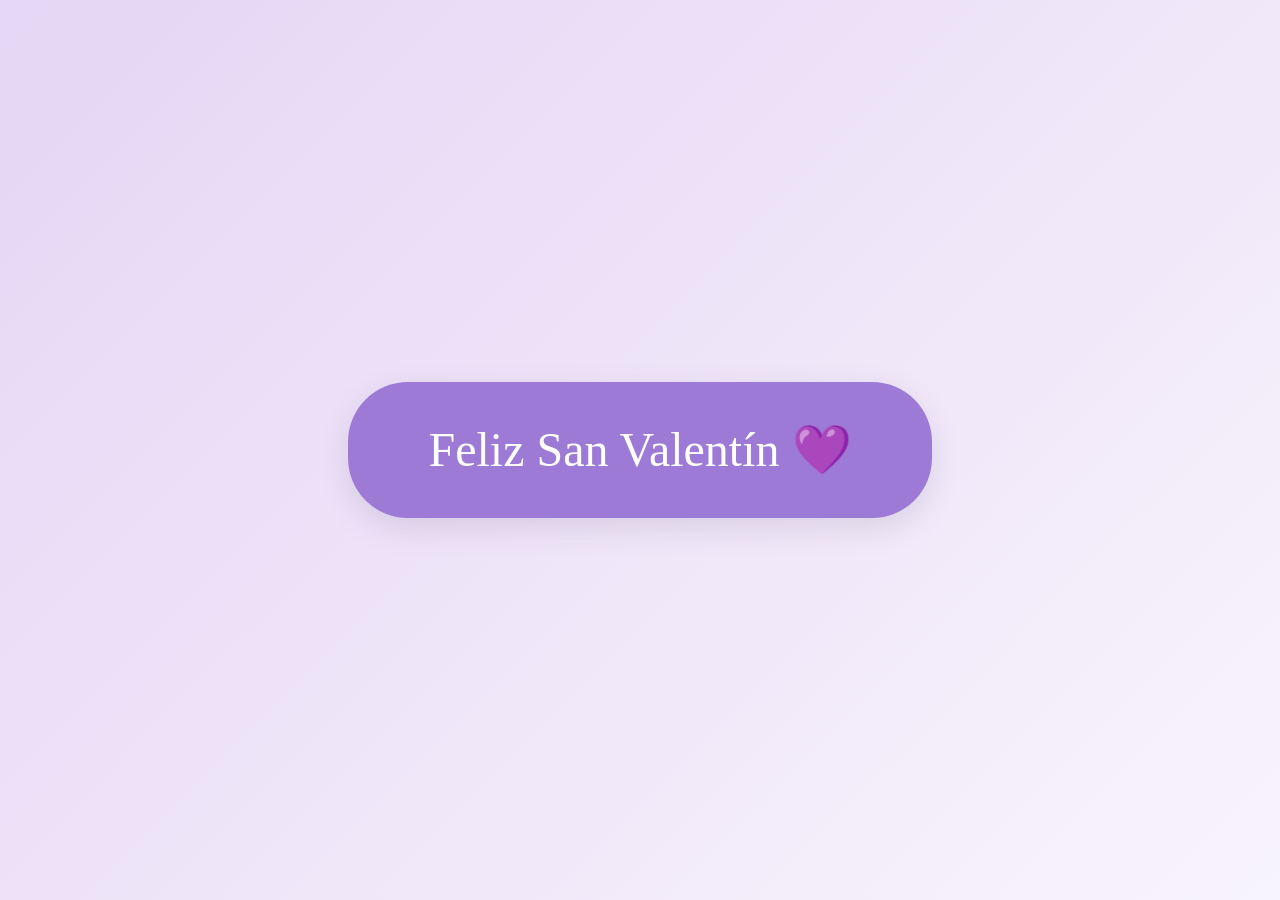
<file: index.html>
<!DOCTYPE html>
<html lang="es">
<head>
    <meta charset="UTF-8">
    <meta name="viewport" content="width=device-width, initial-scale=1.0">
    <title>Feliz San Valentín 💜</title>
    <link rel="stylesheet" href="style.css">
</head>
<body class="landing-body">

    <canvas id="flowerCanvas"></canvas>

    <div class="landing-container">
        <button class="landing-btn" onclick="entrar()">
            Feliz San Valentín 💜
        </button>
    </div>

    <script>
        function entrar() {
            window.location.href = "principal.html";
        }
    </script>

</body>
</html>
</file>
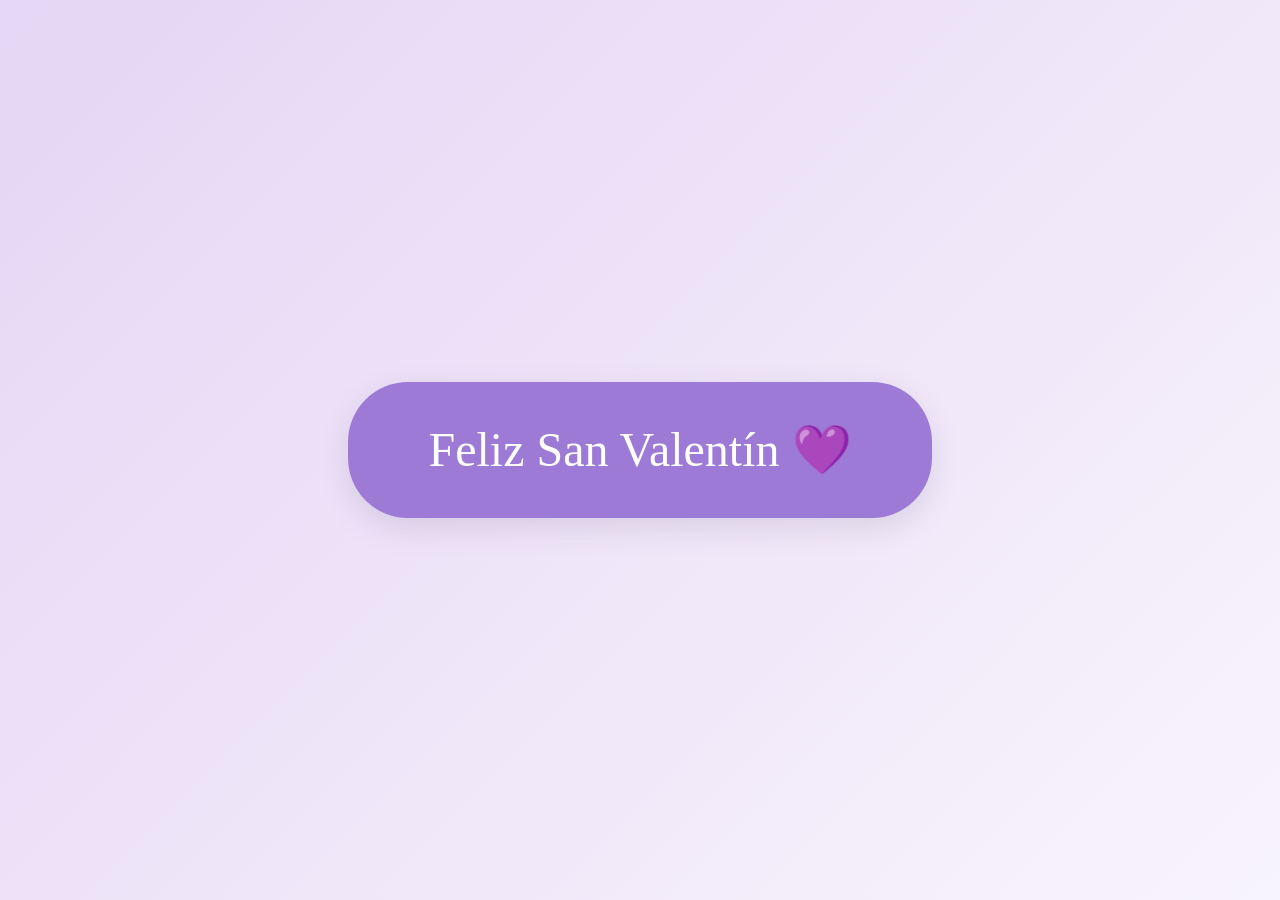
<file: inicio.html>
<!DOCTYPE html>
<html lang="es">
<head>
    <meta charset="UTF-8">
    <meta name="viewport" content="width=device-width, initial-scale=1.0">
    <title>Feliz San Valentín 💜</title>
    <link rel="stylesheet" href="style.css">
</head>
<body class="landing-body">

    <canvas id="flowerCanvas"></canvas>

    <div class="landing-container">
        <button class="landing-btn" onclick="entrar()">
            Feliz San Valentín 💜
        </button>
    </div>

    <script>
        function entrar() {
            window.location.href = "principal.html";
        }
    </script>

</body>
</html>
</file>
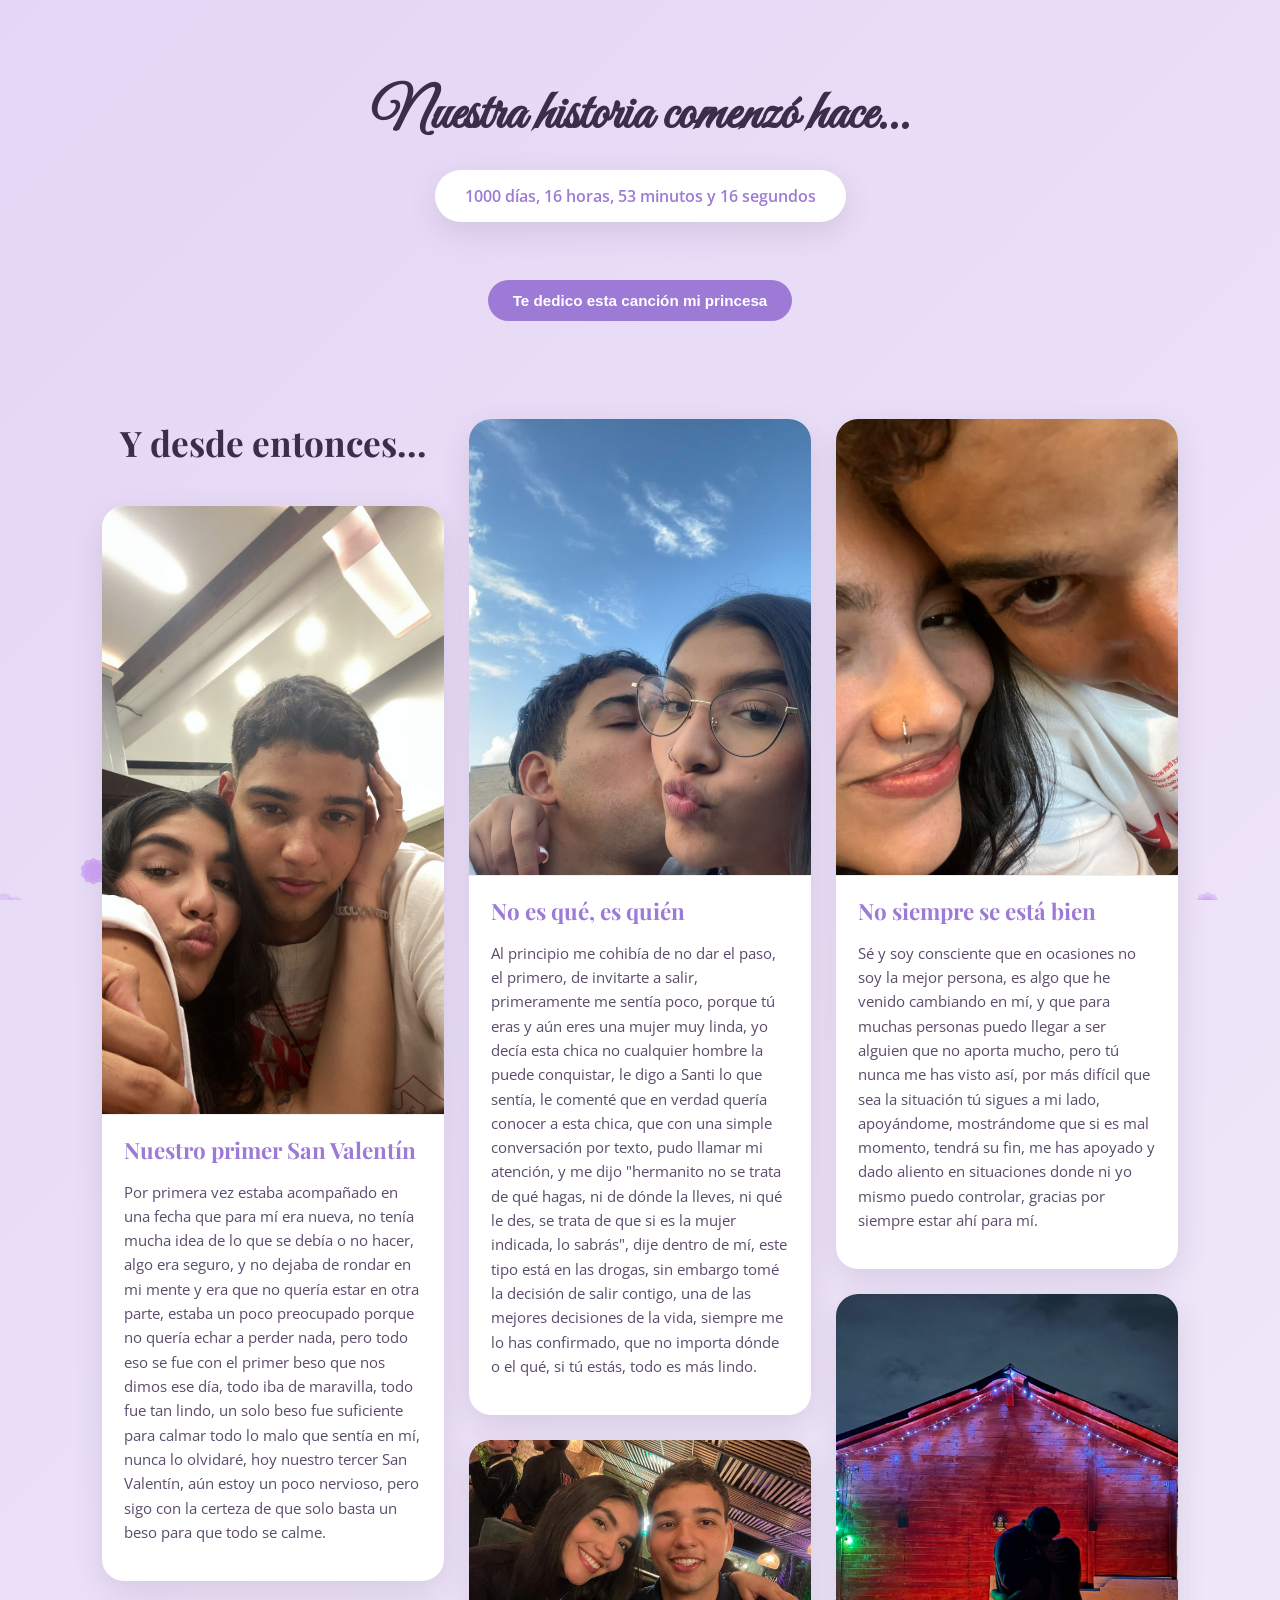
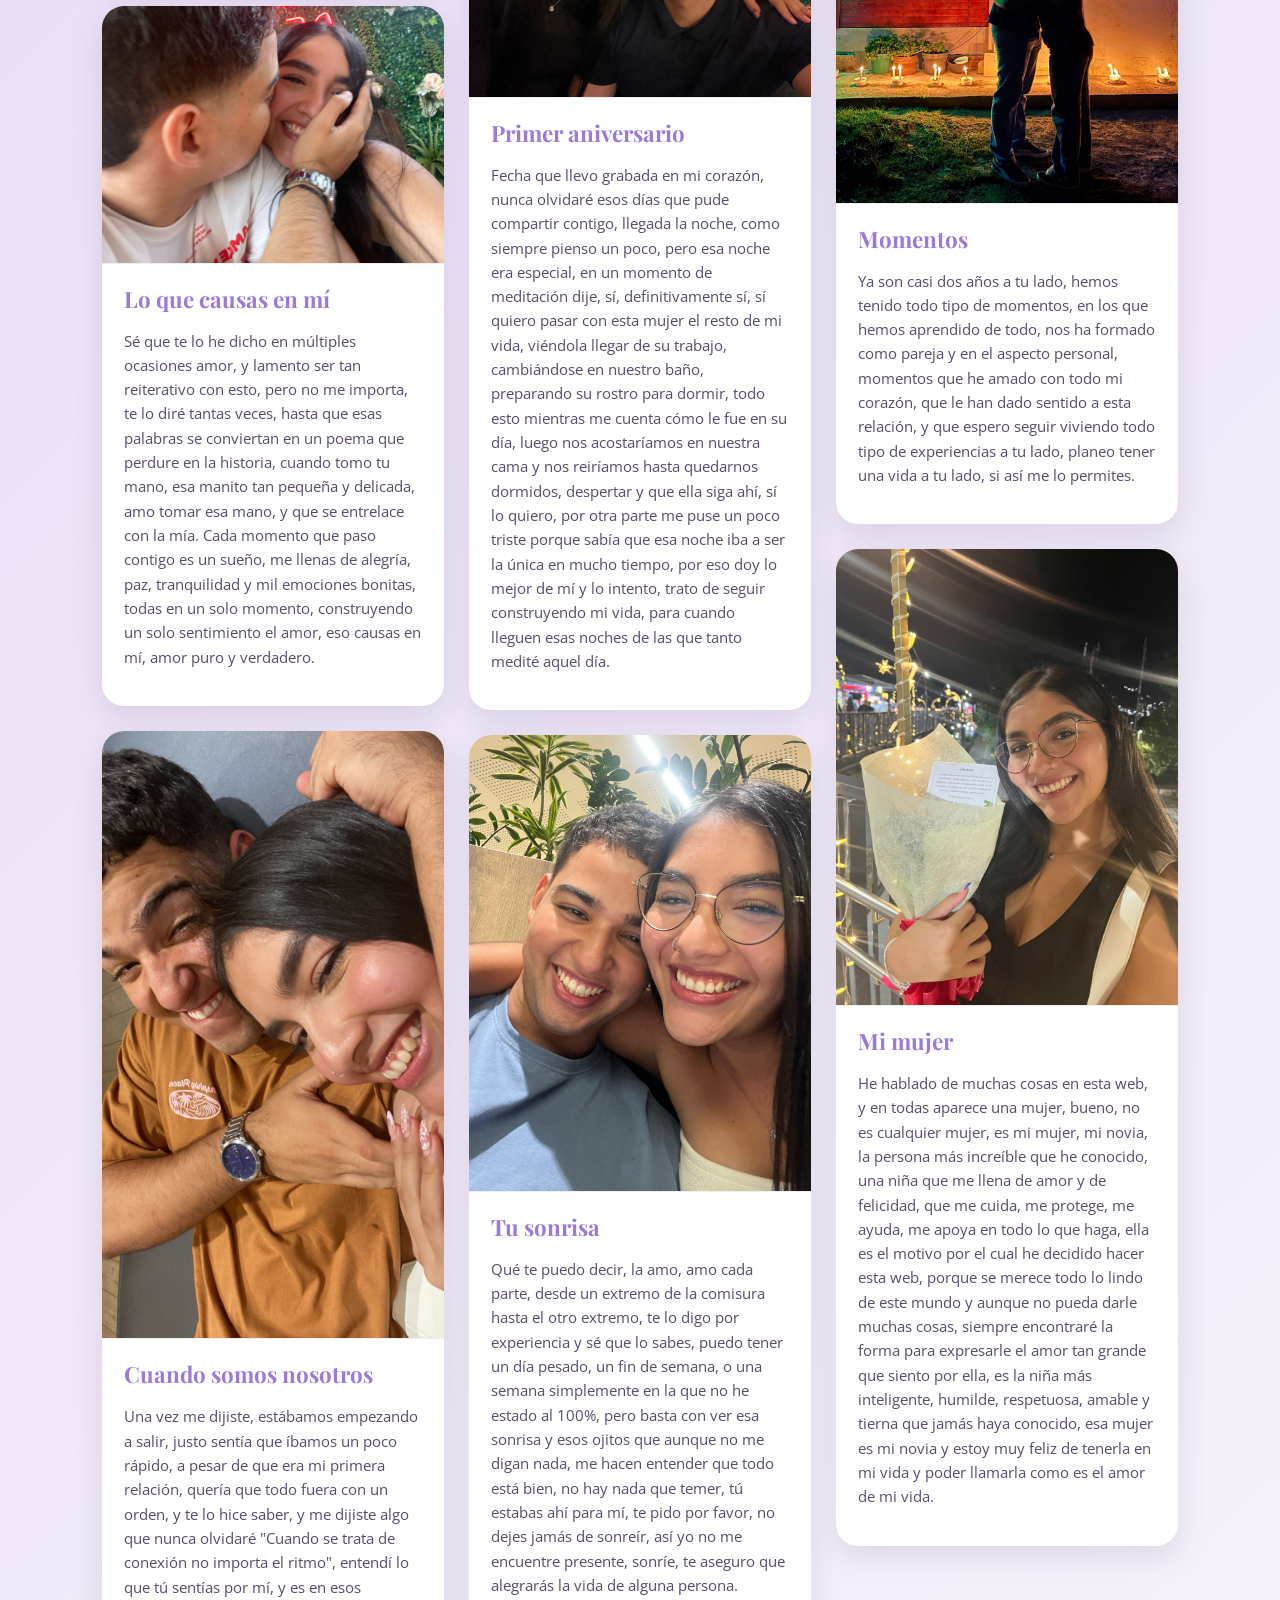
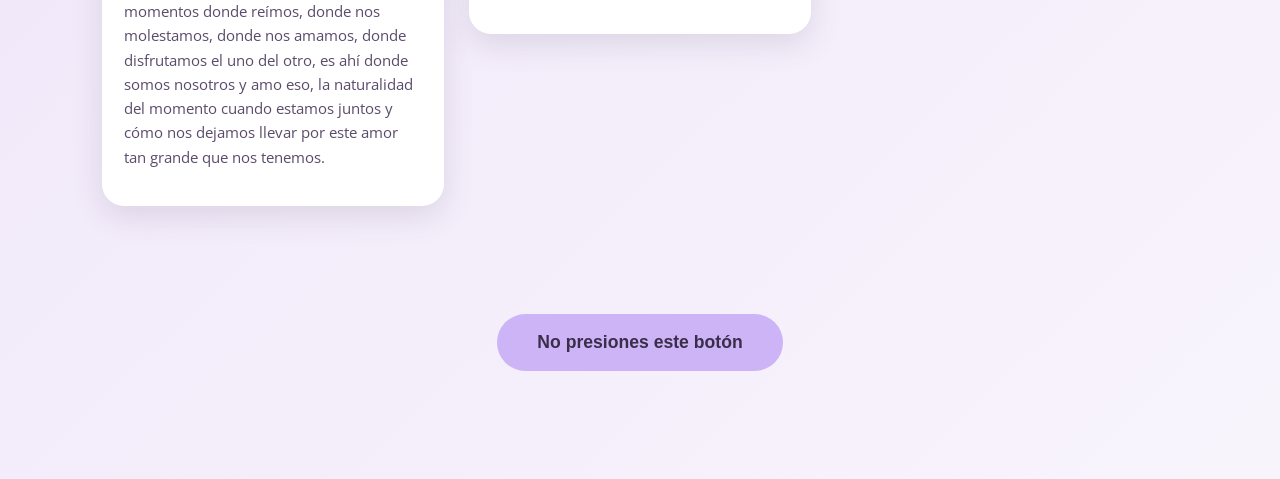
<file: principal.html>
<!DOCTYPE html>
<html lang="es">
<head>
    <meta charset="utf-8" />
    <meta name="viewport" content="width=device-width, initial-scale=1" />
    <title>Nuestra Historia 💜</title>

    <!-- Fuentes (usaremos Playfair + Great Vibes + una sans para texto legible) -->
    <link href="https://fonts.googleapis.com/css2?family=Playfair+Display:wght@400;600;700&family=Great+Vibes&family=Open+Sans:wght@300;400;600&display=swap" rel="stylesheet">

    <!-- CSS principal (lo vamos a crear después) -->
    <link rel="stylesheet" href="style.css">
</head>
<body>

    <!-- Canvas para el fondo floral animado (se controla desde script.js) -->
    <canvas id="flowerCanvas" aria-hidden="true"></canvas>

    <!-- HEADER / HERO -->
    <header class="hero" role="banner">
        <h1 class="hero-title">Nuestra historia comenzó hace...</h1>

        <div class="contador-box" aria-live="polite" aria-atomic="true">
            <div id="contador">Cargando contador...</div>
        </div>

        <div class="hero-actions">
            <button id="musicBtn" class="btn btn-music" type="button">Te dedico esta canción mi princesa</button>
           
        </div>
    </header>

    <!-- SECCIÓN HISTORIA / GALERÍA (aquí van las 9 imágenes + textos completos) -->
    <main>
        <section class="story">
            <h2 class="story-title">Y desde entonces...</h2>

            <!-- MOMENTO 1 -->
            <article class="momento">
                <figure class="momento-img">
                    <img src="images/image1.jpg" alt="Nuestro primer San Valentín">
                </figure>
                <div class="momento-texto">
                    <h3>Nuestro primer San Valentín</h3>
                    <p>
Por primera vez estaba acompañado en una fecha que para mí era nueva, no tenía mucha idea de lo que se debía o no hacer, algo era seguro, y no dejaba de rondar en mi mente y era que no quería estar en otra parte, estaba un poco preocupado porque no quería echar a perder nada, pero todo eso se fue con el primer beso que nos dimos ese día, todo iba de maravilla, todo fue tan lindo, un solo beso fue suficiente para calmar todo lo malo que sentía en mí, nunca lo olvidaré, hoy nuestro tercer San Valentín, aún estoy un poco nervioso, pero sigo con la certeza de que solo basta un beso para que todo se calme.
                    </p>
                </div>
            </article>

            <!-- MOMENTO 2 -->
            <article class="momento">
                <figure class="momento-img">
                    <img src="images/image2.jpg" alt="Lo que causas en mí">
                </figure>
                <div class="momento-texto">
                    <h3>Lo que causas en mí</h3>
                    <p>
Sé que te lo he dicho en múltiples ocasiones amor, y lamento ser tan reiterativo con esto, pero no me importa, te lo diré tantas veces, hasta que esas palabras se conviertan en un poema que perdure en la historia, cuando tomo tu mano, esa manito tan pequeña y delicada, amo tomar esa mano, y que se entrelace con la mía. Cada momento que paso contigo es un sueño, me llenas de alegría, paz, tranquilidad y mil emociones bonitas, todas en un solo momento, construyendo un solo sentimiento el amor, eso causas en mí, amor puro y verdadero.
                    </p>
                </div>
            </article>

            <!-- MOMENTO 3 -->
            <article class="momento">
                <figure class="momento-img">
                    <img src="images/image3.jpg" alt="Cuando somos nosotros">
                </figure>
                <div class="momento-texto">
                    <h3>Cuando somos nosotros</h3>
                    <p>
Una vez me dijiste, estábamos empezando a salir, justo sentía que íbamos un poco rápido, a pesar de que era mi primera relación, quería que todo fuera con un orden, y te lo hice saber, y me dijiste algo que nunca olvidaré "Cuando se trata de conexión no importa el ritmo", entendí lo que tú sentías por mí, y es en esos momentos donde reímos, donde nos molestamos, donde nos amamos, donde disfrutamos el uno del otro, es ahí donde somos nosotros y amo eso, la naturalidad del momento cuando estamos juntos y cómo nos dejamos llevar por este amor tan grande que nos tenemos.
                    </p>
                </div>
            </article>

            <!-- MOMENTO 4 -->
            <article class="momento">
                <figure class="momento-img">
                    <img src="images/image4.jpg" alt="No es qué, es quién">
                </figure>
                <div class="momento-texto">
                    <h3>No es qué, es quién</h3>
                    <p>
Al principio me cohibía de no dar el paso, el primero, de invitarte a salir, primeramente me sentía poco, porque tú eras y aún eres una mujer muy linda, yo decía esta chica no cualquier hombre la puede conquistar, le digo a Santi lo que sentía, le comenté que en verdad quería conocer a esta chica, que con una simple conversación por texto, pudo llamar mi atención, y me dijo "hermanito no se trata de qué hagas, ni de dónde la lleves, ni qué le des, se trata de que si es la mujer indicada, lo sabrás", dije dentro de mí, este tipo está en las drogas, sin embargo tomé la decisión de salir contigo, una de las mejores decisiones de la vida, siempre me lo has confirmado, que no importa dónde o el qué, si tú estás, todo es más lindo.
                    </p>
                </div>
            </article>

            <!-- MOMENTO 5 -->
            <article class="momento">
                <figure class="momento-img">
                    <img src="images/image5.jpg" alt="Primer aniversario">
                </figure>
                <div class="momento-texto">
                    <h3>Primer aniversario</h3>
                    <p>
Fecha que llevo grabada en mi corazón, nunca olvidaré esos días que pude compartir contigo, llegada la noche, como siempre pienso un poco, pero esa noche era especial, en un momento de meditación dije, sí, definitivamente sí, sí quiero pasar con esta mujer el resto de mi vida, viéndola llegar de su trabajo, cambiándose en nuestro baño, preparando su rostro para dormir, todo esto mientras me cuenta cómo le fue en su día, luego nos acostaríamos en nuestra cama y nos reiríamos hasta quedarnos dormidos, despertar y que ella siga ahí, sí lo quiero, por otra parte me puse un poco triste porque sabía que esa noche iba a ser la única en mucho tiempo, por eso doy lo mejor de mí y lo intento, trato de seguir construyendo mi vida, para cuando lleguen esas noches de las que tanto medité aquel día.
                    </p>
                </div>
            </article>

            <!-- MOMENTO 6 -->
            <article class="momento">
                <figure class="momento-img">
                    <img src="images/image6.jpg" alt="Tu sonrisa">
                </figure>
                <div class="momento-texto">
                    <h3>Tu sonrisa</h3>
                    <p>
Qué te puedo decir, la amo, amo cada parte, desde un extremo de la comisura hasta el otro extremo, te lo digo por experiencia y sé que lo sabes, puedo tener un día pesado, un fin de semana, o una semana simplemente en la que no he estado al 100%, pero basta con ver esa sonrisa y esos ojitos que aunque no me digan nada, me hacen entender que todo está bien, no hay nada que temer, tú estabas ahí para mí, te pido por favor, no dejes jamás de sonreír, así yo no me encuentre presente, sonríe, te aseguro que alegrarás la vida de alguna persona.
                    </p>
                </div>
            </article>

            <!-- MOMENTO 7 -->
            <article class="momento">
                <figure class="momento-img">
                    <img src="images/image7.jpg" alt="No siempre se está bien">
                </figure>
                <div class="momento-texto">
                    <h3>No siempre se está bien</h3>
                    <p>
Sé y soy consciente que en ocasiones no soy la mejor persona, es algo que he venido cambiando en mí, y que para muchas personas puedo llegar a ser alguien que no aporta mucho, pero tú nunca me has visto así, por más difícil que sea la situación tú sigues a mi lado, apoyándome, mostrándome que si es mal momento, tendrá su fin, me has apoyado y dado aliento en situaciones donde ni yo mismo puedo controlar, gracias por siempre estar ahí para mí.
                    </p>
                </div>
            </article>

            <!-- MOMENTO 8 -->
            <article class="momento">
                <figure class="momento-img">
                    <img src="images/image8.jpg" alt="Momentos">
                </figure>
                <div class="momento-texto">
                    <h3>Momentos</h3>
                    <p>
Ya son casi dos años a tu lado, hemos tenido todo tipo de momentos, en los que hemos aprendido de todo, nos ha formado como pareja y en el aspecto personal, momentos que he amado con todo mi corazón, que le han dado sentido a esta relación, y que espero seguir viviendo todo tipo de experiencias a tu lado, planeo tener una vida a tu lado, si así me lo permites.
                    </p>
                </div>
            </article>

            <!-- MOMENTO 9 -->
            <article class="momento">
                <figure class="momento-img">
                    <img src="images/image9.jpg" alt="Mi mujer">
                </figure>
                <div class="momento-texto">
                    <h3>Mi mujer</h3>
                    <p>
He hablado de muchas cosas en esta web, y en todas aparece una mujer, bueno, no es cualquier mujer, es mi mujer, mi novia, la persona más increíble que he conocido, una niña que me llena de amor y de felicidad, que me cuida, me protege, me ayuda, me apoya en todo lo que haga, ella es el motivo por el cual he decidido hacer esta web, porque se merece todo lo lindo de este mundo y aunque no pueda darle muchas cosas, siempre encontraré la forma para expresarle el amor tan grande que siento por ella, es la niña más inteligente, humilde, respetuosa, amable y tierna que jamás haya conocido, esa mujer es mi novia y estoy muy feliz de tenerla en mi vida y poder llamarla como es el amor de mi vida.
                    </p>
                </div>
            </article>

        </section>

<section class="final-section">
    <button id="secretBtn" class="btn btn-secret final-btn">
        No presiones este botón
    </button>
</section>

</main>

<!-- CARTA (oculta hasta activar) -->
<aside id="cartaContainer" class="carta-panel hidden" 
       role="dialog" 
       aria-modal="true" 
       aria-labelledby="cartaTitle">

    <div class="carta-inner">
        <button id="closeCarta" 
                class="btn btn-close" 
                type="button" 
                aria-label="Cerrar carta">
            ✕
        </button>

        <h2 id="cartaTitle">Para ti 💜</h2>

        <div id="cartaTexto" class="carta-text">

            <p>
                Decidí hacer esto para ti porque, si algo tengo claro en esta vida,
                es que eres la razón por la que hoy escribo cartas y hago cosas lindas
                para una mujer. Pero todo cobra sentido cuando esa mujer es el amor
                de mi vida. Daría lo que fuera por ti, porque mereces cosas muy hermosas.
            </p>

            <p>
                Esta vez, amor, quiero desearte un feliz San Valentín. Una vez más,
                decirte lo muchísimo que te amo. Vivo profundamente feliz a tu lado
                y le agradezco a Dios por permitir que tú y yo nos conociéramos.
            </p>

            <p>
                Este es nuestro tercer San Valentín, y aún nos esperan muchísimos más,
                amor… una vida entera juntos.
            </p>

            <p>
                Te amo demasiado, mi princesita hermosa.<br>
                Te amo hoy y siempre 🤍
            </p>

            <p><strong>PD:</strong> Gas fármaco</p>

        </div>
    </div>
</aside>

<audio id="audio" src="music/milvidas.mp3" preload="auto"></audio>

<script src="script.js"></script>
</body>
</html>
</file>
<file: style.css>
/* ===============================
   VARIABLES DE COLOR Y BASE
================================= */
:root {
    --bg-light: #F3ECFA;
    --bg-gradient-start: #E5D6F5;
    --bg-gradient-end: #F8F4FC;

    --text-primary: #3B2E4A;
    --text-secondary: #5A4B6B;

    --accent: #9C7AD6;
    --accent-soft: #CDB4F6;

    --white-soft: #FFFFFF;
    --shadow-soft: 0 10px 30px rgba(90, 75, 107, 0.15);
}

/* Reset elegante */
* {
    margin: 0;
    padding: 0;
    box-sizing: border-box;
}

body {
    font-family: 'Open Sans', sans-serif;
    background: linear-gradient(
        135deg,
        var(--bg-gradient-start),
        var(--bg-gradient-end)
    );
    color: var(--text-primary);
    overflow-x: hidden;
}

/* ===============================
   CANVAS FLORAL (FONDO)
================================= */
#flowerCanvas {
    position: fixed;
    top: 0;
    left: 0;
    z-index: -1;
}

/* ===============================
   HERO
================================= */
.hero {
    text-align: center;
    padding: 80px 20px 50px;
}

.hero-title {
    font-family: 'Great Vibes', cursive;
    font-size: 3.5rem;
    color: var(--text-primary);
    margin-bottom: 20px;
}

.contador-box {
    background: var(--white-soft);
    display: inline-block;
    padding: 15px 30px;
    border-radius: 40px;
    box-shadow: var(--shadow-soft);
    font-weight: 600;
    color: var(--accent);
    margin-bottom: 30px;
}

.hero-actions {
    margin-top: 20px;
}

.btn {
    padding: 12px 25px;
    border-radius: 30px;
    border: none;
    cursor: pointer;
    font-size: 0.95rem;
    margin: 8px;
    transition: all 0.3s ease;
    font-weight: 600;
}

.btn-music {
    background: var(--accent);
    color: white;
}

.btn-music:hover {
    background: #8463C2;
    transform: translateY(-2px);
}

.btn-secret {
    background: var(--accent-soft);
    color: var(--text-primary);
}

.btn-secret:hover {
    background: #BFA3F2;
    transform: translateY(-2px);
}

/* ===============================
   SECCIÓN HISTORIA
================================= */

.story {
    padding: 40px 8%;
}

.story-title {
    font-family: 'Playfair Display', serif;
    font-size: 2.2rem;
    text-align: center;
    margin-bottom: 40px;
    color: var(--text-primary);
}

/* Pinterest layout */
.story {
    column-count: 3;
    column-gap: 25px;
}

@media (max-width: 1100px) {
    .story {
        column-count: 2;
    }
}

@media (max-width: 700px) {
    .story {
        column-count: 1;
    }
}

/* ===============================
   TARJETAS MOMENTO
================================= */

.momento {
    background: var(--white-soft);
    border-radius: 22px;
    box-shadow: var(--shadow-soft);
    margin-bottom: 25px;
    break-inside: avoid;
    overflow: hidden;
    transition: transform 0.3s ease, box-shadow 0.3s ease;
}

.momento:hover {
    transform: translateY(-5px);
    box-shadow: 0 15px 40px rgba(90, 75, 107, 0.25);
}

.momento-img img {
    width: 100%;
    display: block;
    border-bottom: 1px solid #eee;
}

.momento-texto {
    padding: 20px 22px 25px;
}

.momento-texto h3 {
    font-family: 'Playfair Display', serif;
    font-size: 1.4rem;
    margin-bottom: 15px;
    color: var(--accent);
}

.momento-texto p {
    font-size: 0.95rem;
    line-height: 1.6;
    margin-bottom: 12px;
    color: var(--text-secondary);
}

/* ===============================
   CARTA MODAL
================================= */

.carta-panel {
    position: fixed;
    inset: 0;
    background: rgba(59, 46, 74, 0.6);
    display: flex;
    align-items: center;
    justify-content: center;
    padding: 20px;
}

.hidden {
    display: none;
}

.carta-inner {
    background: var(--white-soft);
    max-width: 650px;
    width: 100%;
    padding: 35px;
    border-radius: 25px;
    box-shadow: var(--shadow-soft);
    position: relative;
    animation: fadeIn 0.4s ease;
}

.carta-inner h2 {
    font-family: 'Great Vibes', cursive;
    font-size: 2.5rem;
    margin-bottom: 20px;
    text-align: center;
    color: var(--accent);
}

.carta-text p {
    margin-bottom: 15px;
    line-height: 1.7;
    color: var(--text-primary);
}

.btn-close {
    position: absolute;
    top: 15px;
    right: 18px;
    background: none;
    font-size: 1.2rem;
    border: none;
    cursor: pointer;
    color: var(--text-secondary);
}

.btn-close:hover {
    color: var(--accent);
}

/* ===============================
   ANIMACIONES
================================= */

@keyframes fadeIn {
    from {
        opacity: 0;
        transform: scale(0.95);
    }
    to {
        opacity: 1;
        transform: scale(1);
    }
}
.final-section {
    text-align: center;
    padding: 60px 20px 100px;
}

.final-btn {
    font-size: 1.1rem;
    padding: 18px 40px;
}
/* ===============================
   LANDING INICIAL
================================= */

.landing-body {
    display: flex;
    justify-content: center;
    align-items: center;
    height: 100vh;
}

.landing-container {
    text-align: center;
    z-index: 2;
}

.landing-btn {
    font-family: 'Great Vibes', cursive;
    font-size: 3rem;
    padding: 40px 80px;
    border-radius: 60px;
    border: none;
    background: var(--accent);
    color: white;
    cursor: pointer;
    box-shadow: var(--shadow-soft);
    transition: all 0.4s ease;
}

.landing-btn:hover {
    transform: scale(1.08);
    background: #8463C2;
}
/* Transición general */
body {
    transition: opacity 0.8s ease;
}

/* Pantalla inicial */
.landing-body {
    display: flex;
    justify-content: center;
    align-items: center;
    height: 100vh;
}

.landing-container {
    z-index: 2;
}

.landing-btn {
    font-family: 'Great Vibes', cursive;
    font-size: 3rem;
    padding: 40px 80px;
    border-radius: 60px;
    border: none;
    background: var(--accent);
    color: white;
    cursor: pointer;
    box-shadow: var(--shadow-soft);
    transition: all 0.4s ease;
}

.landing-btn:hover {
    transform: scale(1.08);
    background: #8463C2;
}
.hidden {
    display: none;
}

#letterContainer {
    margin-top: 40px;
    display: flex;
    justify-content: center;
}

.letter {
    max-width: 700px;
    background: #1f1f2e;
    padding: 40px;
    border-radius: 20px;
    color: #f5f5f5;
    line-height: 1.9;
    font-size: 1.1rem;
    box-shadow: 0 10px 30px rgba(0, 0, 0, 0.4);
    text-align: left;
}
</file>
